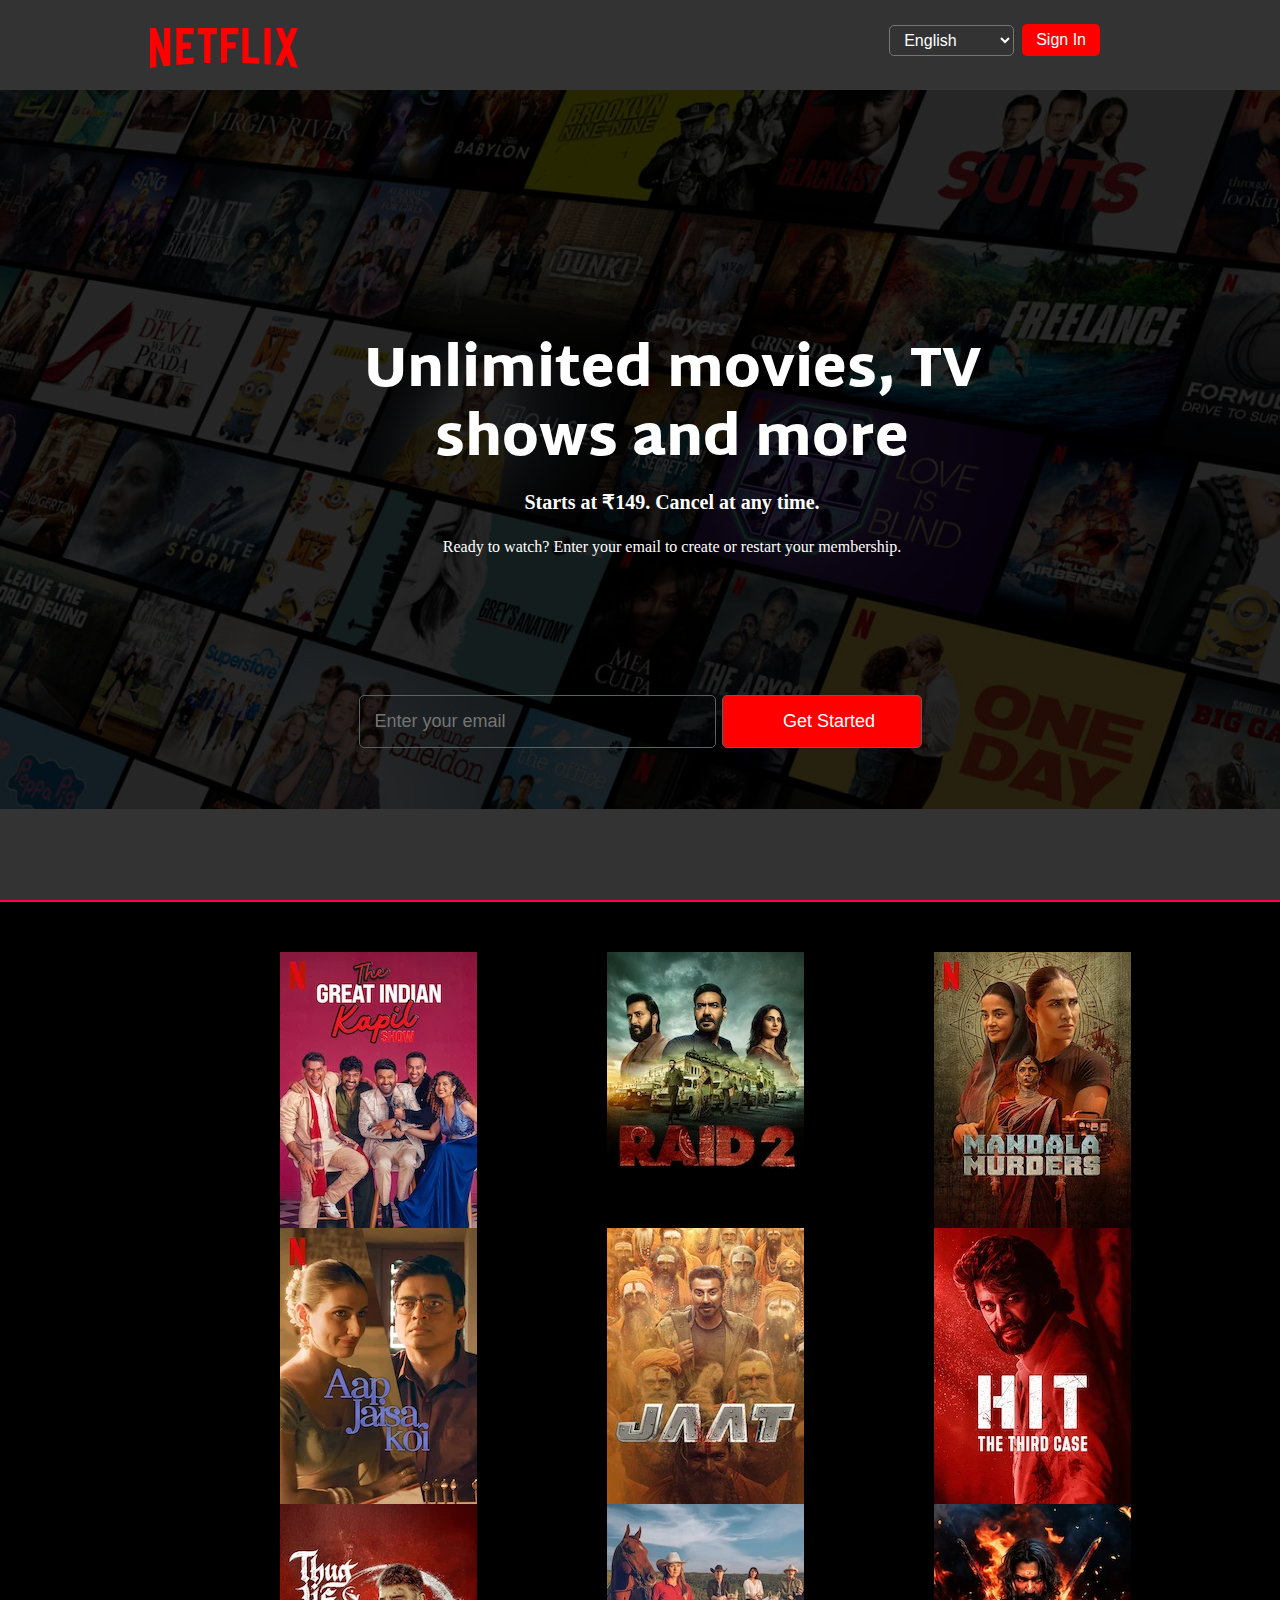
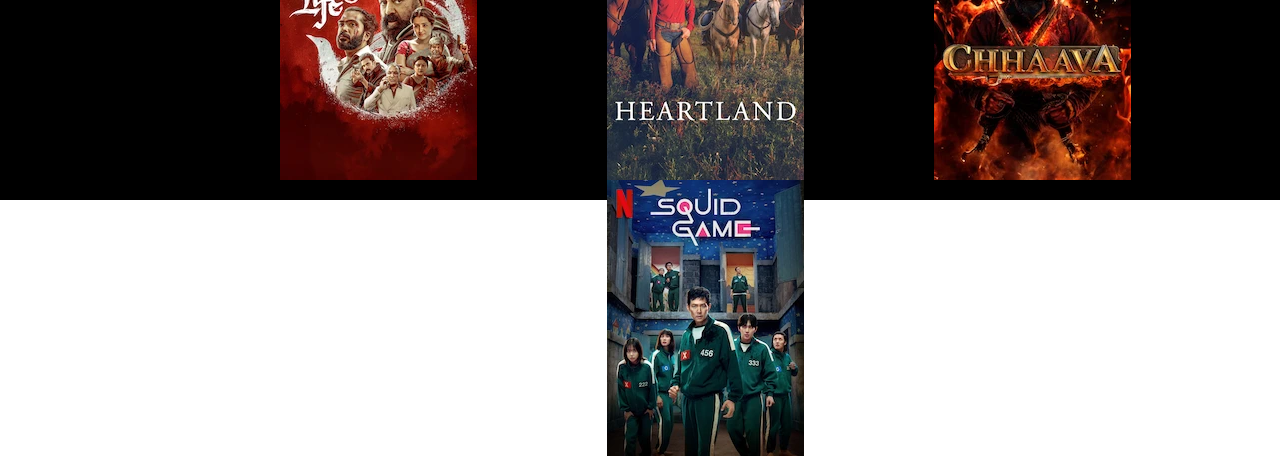
<file: index.html>
<!DOCTYPE html>
<html lang="en">
<head>
    <meta charset="UTF-8">
    <meta name="viewport" content="width=device-width, initial-scale=1.0">
    <title>Netflix clone</title>
    <link rel="stylesheet" href="style.css">
</head>
<body>
    <div class="main">
        <nav>
            <span><img src="Assets/images/truelogo.svg" height="40px"></span>
            <div class="navbuttons">
                <select id="L1">
                    English
                    <option value="English">English</option>
                    <option value="Hindi">Hindi</option>
                    <option value="French">French</option>
                    <option value="chinese">chinese</option>
                </select>
                <button id="b1">Sign In</button>
            </div>
           
        </nav>
        <div class="box">

</div>
<div class="hero">
    <span>Unlimited movies, TV</span>
    <span>shows and more</span>
    <span>Starts at ₹149. Cancel at any time.</span>
    <span>Ready to watch? Enter your email to create or restart your membership.</span>

 
</div>


   <div class="email">
    <input type="email" class="emailinput" name="email" placeholder="Enter your email">
    <button class="getstart">Get Started</button>

</div>


    </div>
    <div class="default-ltr-cache-1f97ztc"></div>


    <div class="main2">
        <div class="separation">

        </div>
        <div class="trending">
            <img src="/Assets/images/img2.webp">
            <img src="/Assets/images/img3.webp">
            <img src="/Assets/images/img4.webp">
            <img src="/Assets/images/img5.webp">
            <img src="/Assets/images/img6.webp">
            <img src="/Assets/images/img7.webp">
            <img src="/Assets/images/img8.webp">
            <img src="/Assets/images/img9.webp">
            <img src="/Assets/images/img10.webp">
            <img src="/Assets/images/squid.webp">
        </div>
        
    </div>

    
</body>
</html>
</file>
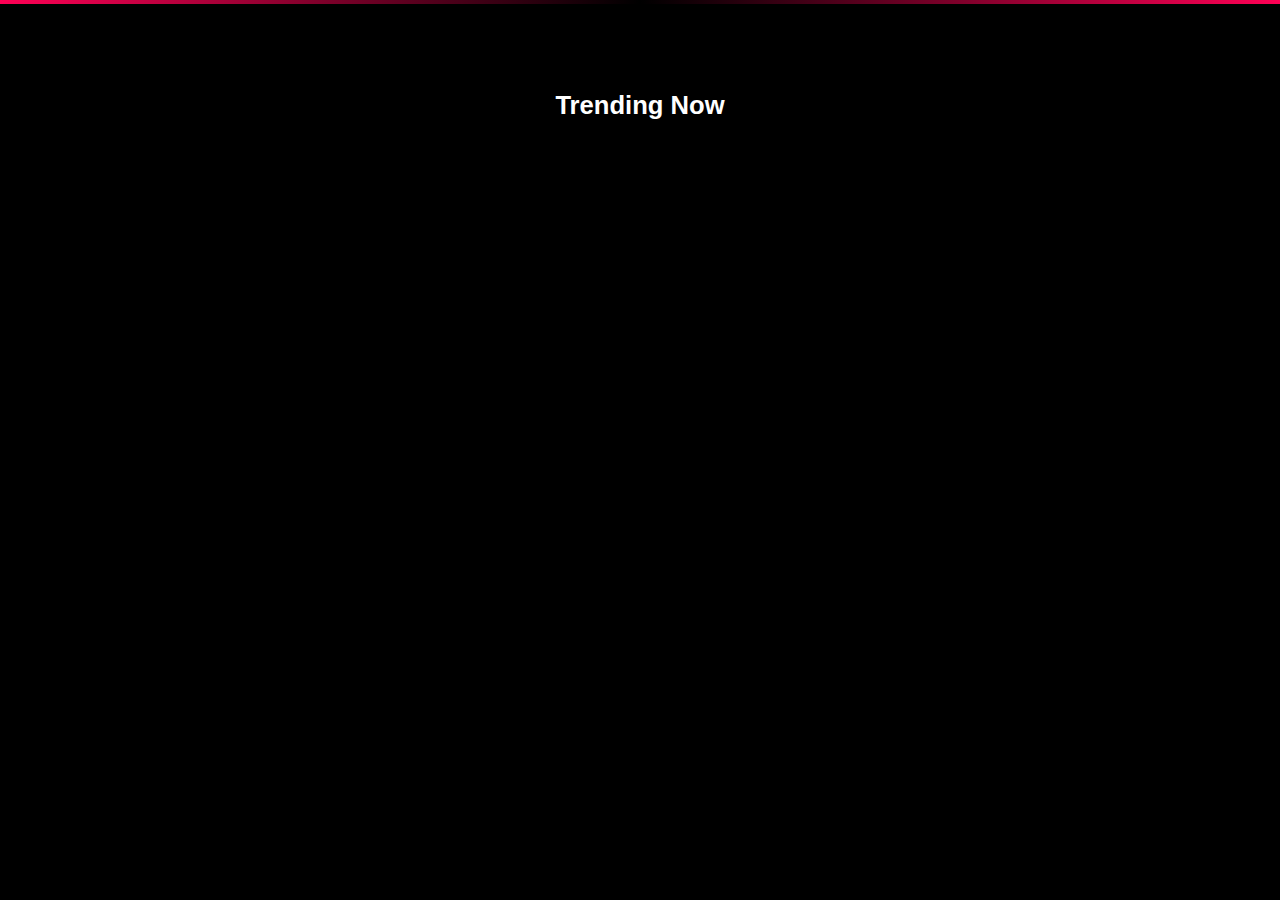
<file: box.html>
<!DOCTYPE html>
<html lang="en">
<head>
  <meta charset="UTF-8" />
  <title>Trending Now Box</title>
  <style>
    * {
      margin: 0;
      padding: 0;
      box-sizing: border-box;
    }

    body {
      background-color: #000;
      font-family: Arial, sans-serif;
      color: #fff;
    }

    .trending-section {
      position: relative;
      width: 100%;
      height: 150px;
      background: linear-gradient(to bottom, rgba(0,0,0,0.6), #000 60%),
                  url('https://assets.nflxext.com/ffe/siteui/vlv3/9f3b9835-0717-4f5b-a6f1-0c74a59b5050/05b22d56-b6f3-4f9b-9e5e-1e1a92b7d84e/IN-en-20230731-popsignuptwoweeks-perspective_alpha_website_small.jpg');
      background-size: cover;
      background-position: center top;
      clip-path: ellipse(100% 100% at 50% 0%);
      border-top: 4px solid;
      border-image: linear-gradient(to right, #ff0055, #ffffff00, #ff0055) 1;
      display: flex;
      align-items: flex-end;
      justify-content: center;
      padding-bottom: 30px;
    }

    .trending-section h2 {
      font-size: 1.6rem;
      font-weight: bold;
    }
  </style>
</head>
<body>

  <div class="trending-section">
    <h2>Trending Now</h2>
  </div>
  <span class="default-ltr-cache-cf8xw5 e1rogofe3" style="background-image: url(&quot;https://occ-0-2590-2186.1.nflxso.net/dnm/api/v6/mAcAr9TxZIVbINe88xb3Teg5_OA/AAAABaW57jWqw0Gs9gqgmW816THwyNfPqphIiruQRFy9KXtt9PTPJpB4kzDKriPcpNjPKCj0itu1Yfjl-CR8rGEokBHPKE4O9lZQHXHRRpUHEelwoKk8lOf4gqlws-HnR2iZeSk4.webp?r=609&quot;);"></span>

</body>
</html>
</file>
<file: style.css>
@import url('https://fonts.googleapis.com/css2?family=Martel+Sans:wght@200;300;400;600;700;800;900&display=swap');
*{
    padding: 0%;
    margin: 0;
}
.main{
    
    height: 100vh;
    background-image: url("Assets/images/netflix\ backgroung\ image.jpg");
    position: relative;
    background-position: center center;
    background-repeat: no-repeat;
    background-size: max(1200px, 100vw);
    padding-top: 0%;
}
.main .box{
    width: 100%;
    height: 100%;
    opacity: 0.8;
    background-color: black;
    position: absolute;
    top: 0%;
}
nav{
    position: relative;
   
    z-index: 100;
    display: flex;
    justify-content: space-between;
    align-items: center;
    width: 100%;
    margin: auto;
    height: 60px;
   
}
nav img{
    color: red;
    position: relative;
    z-index: 10;
    margin-top: 40px;
    margin-left: 150px;
}

.navbuttons{
    display: flex;
    align-items: center;
    justify-content: center;
    gap: 8px;
    margin-right: 180px;
    margin-top: 20px;
}
.hero{
   
    
    height: 55vh;
    display: flex;
    justify-content: center;
    align-items: center;
    flex-direction: column;
    color: white;
    position: relative;
    z-index: 10;

     width: 100%;
    max-width: 950px; /* Added to limit width like Netflix */
    margin: 0 auto;
    padding-top: 15vh; /* Adjust this value to move section up/down */
    padding-left: 5%; /* Added left padding like Netflix */
   

       

}
.hero :first-child, .hero :nth-child(2){
    font-family: "Martel Sans", sans-serif;
    font-weight: 900;
    font-size: 3.4rem;
    line-height: 0.9;
margin-top: 20px;

    
}

.hero :nth-child(3){
     font-weight: 750;
    font-size: 1.25rem;
    margin: 1.5rem 0;
}


#L1{
    position: relative;
    z-index: 10;
    background: transparent;
    color: white;
   font-size: 1rem;
   padding-left: 10px;
   padding-bottom: 5px;
   padding-top: 5px;
   width: 125px;
   border-radius: 5px;
}
#b1{
     position: relative;
    z-index: 10;
    background-color: red;
    font-size: 1rem;
    color: white;
    border: none;
    padding: 7px 14px;
    border-radius: 5px;
    
}

/* styling email input section */

.email{
    display: flex;
    justify-content: center;
    align-items: center;
    gap: 6px;
}
/* styling email input */
.emailinput{
    width: 340px;
    margin-top: 5px;
    background: transparent;
    color: white;
    position: relative;
    z-index: 10;
    padding-left: 15px;
    padding-top: 15px;
    padding-bottom: 15px;
    border-color: azure;
    border: 1px solid rgb(85, 99, 99);
    font-size: large;
    border-radius: 5px;
}

.getstart{
    width: 200px;
    margin-top: 5px;
    background: red;
    color: white;
    position: relative;
    z-index: 10;
    padding-left: 15px;
    padding-top: 15px;
    padding-bottom: 15px;
    border-color: azure;
    border: 1px solid rgb(85, 99, 99);
    font-size: large;
    border-radius: 5px;
}


.main2{
     width: 100vw;
    background-color: black;
    height: 100vh;
}
.separation{
    background-color: rgb(255, 0, 76);
width: 100vw;
height: 2px;
margin-bottom: 50px;
}

.trending{
    display: flex;
    justify-content: center;
   flex-wrap: wrap;
}

.trending img{
    margin-left: 130px;
}
</file>
